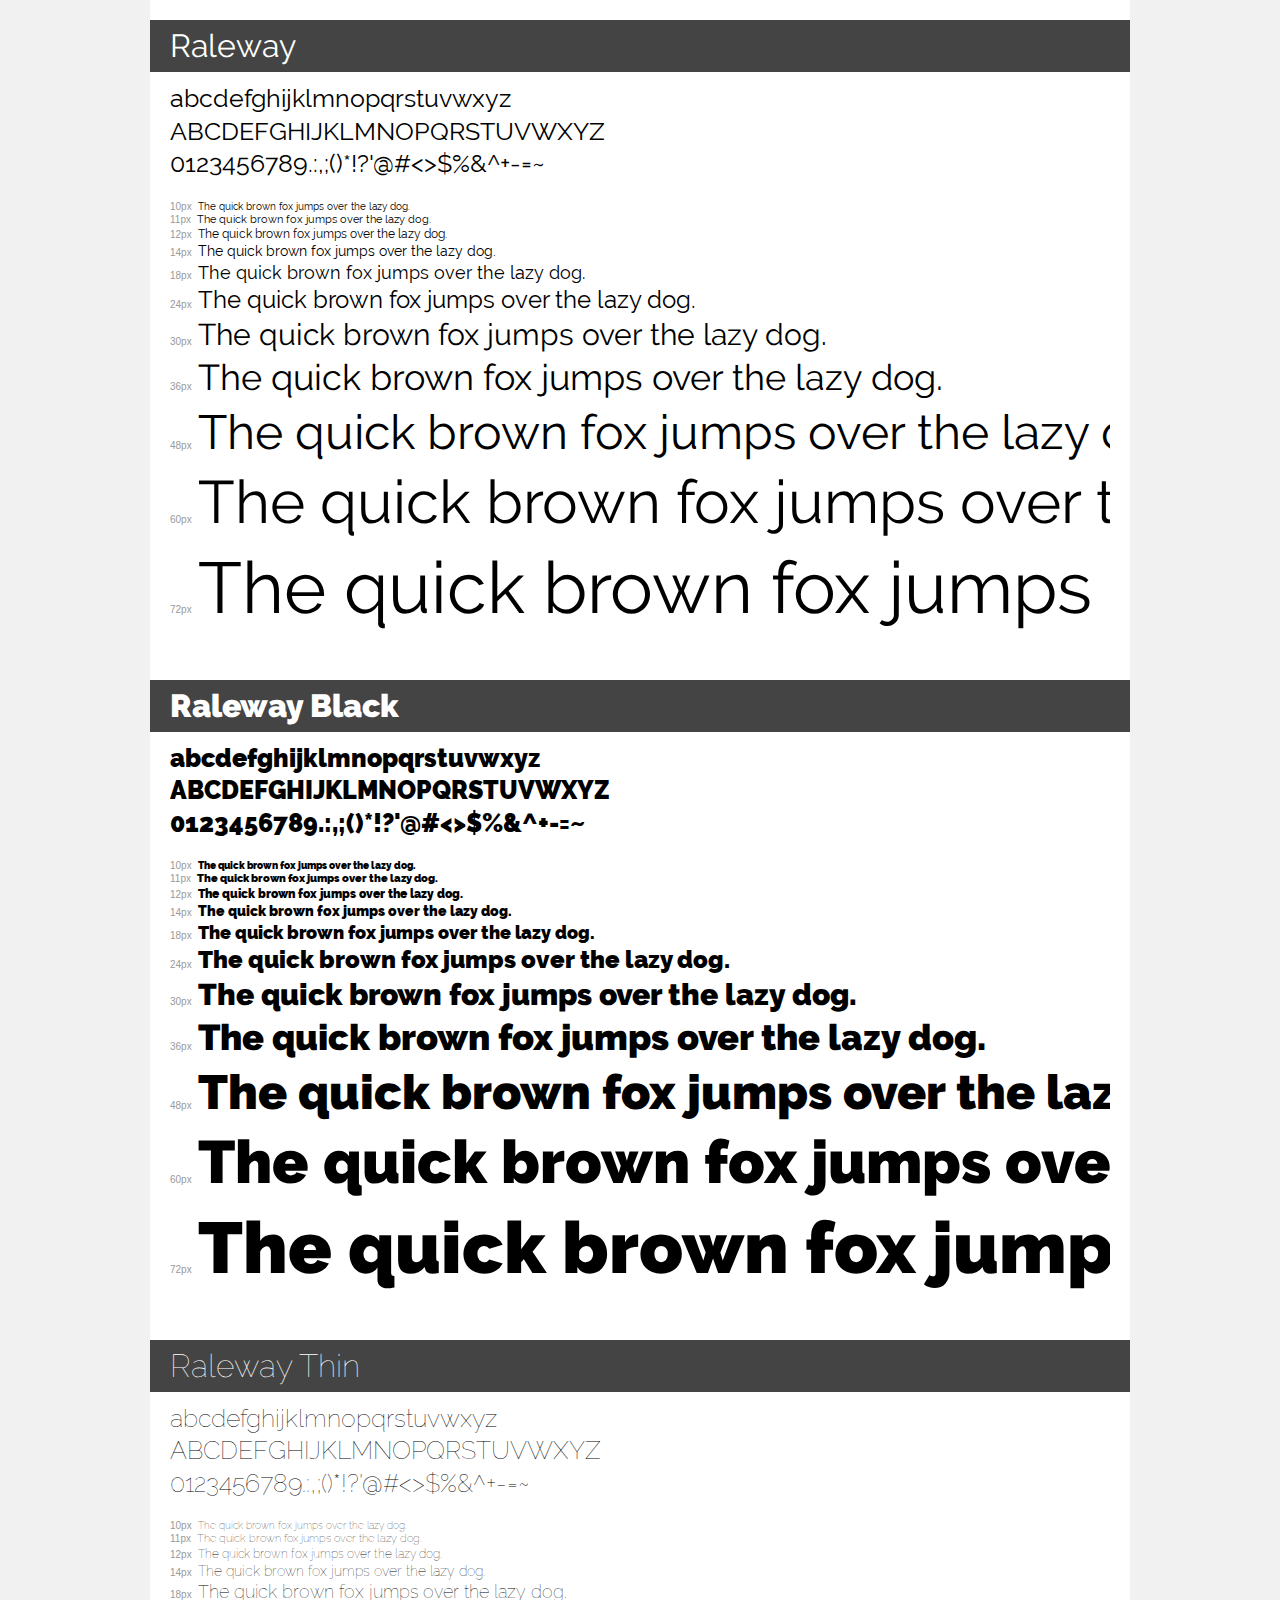
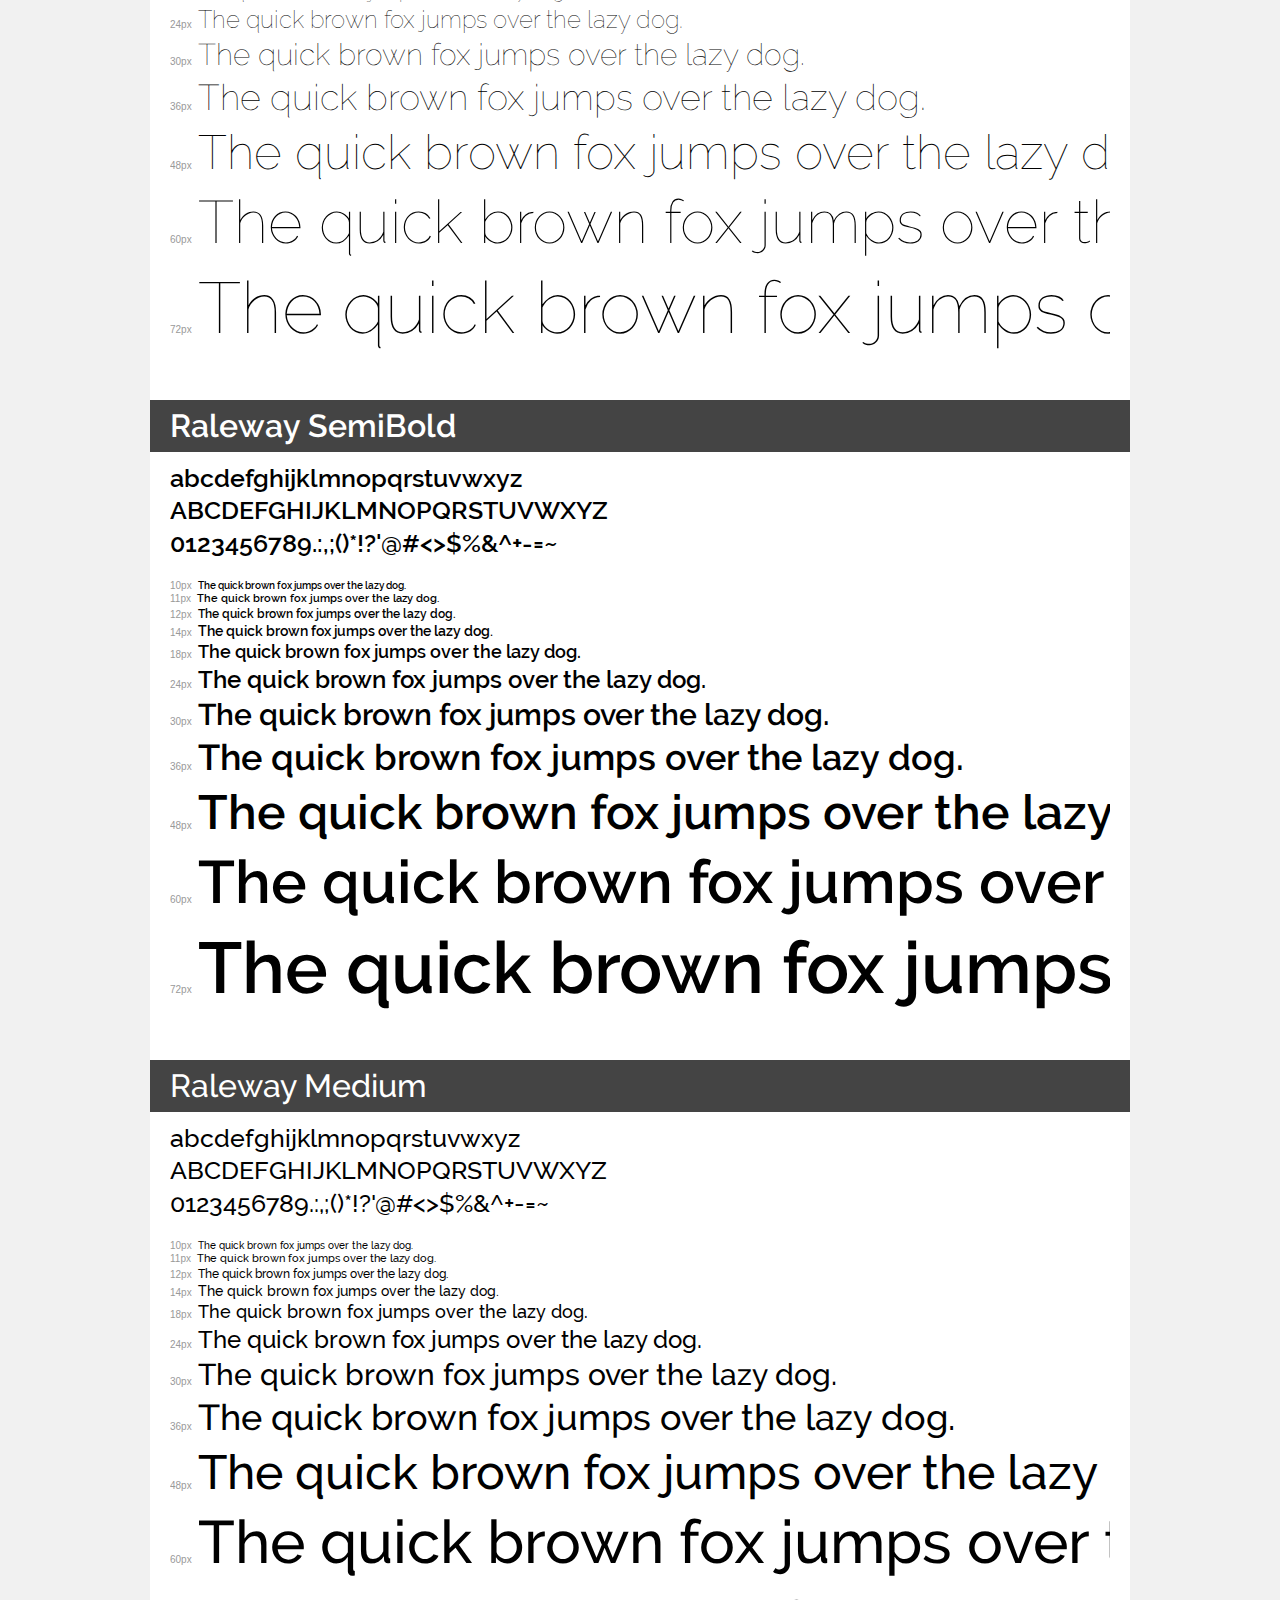
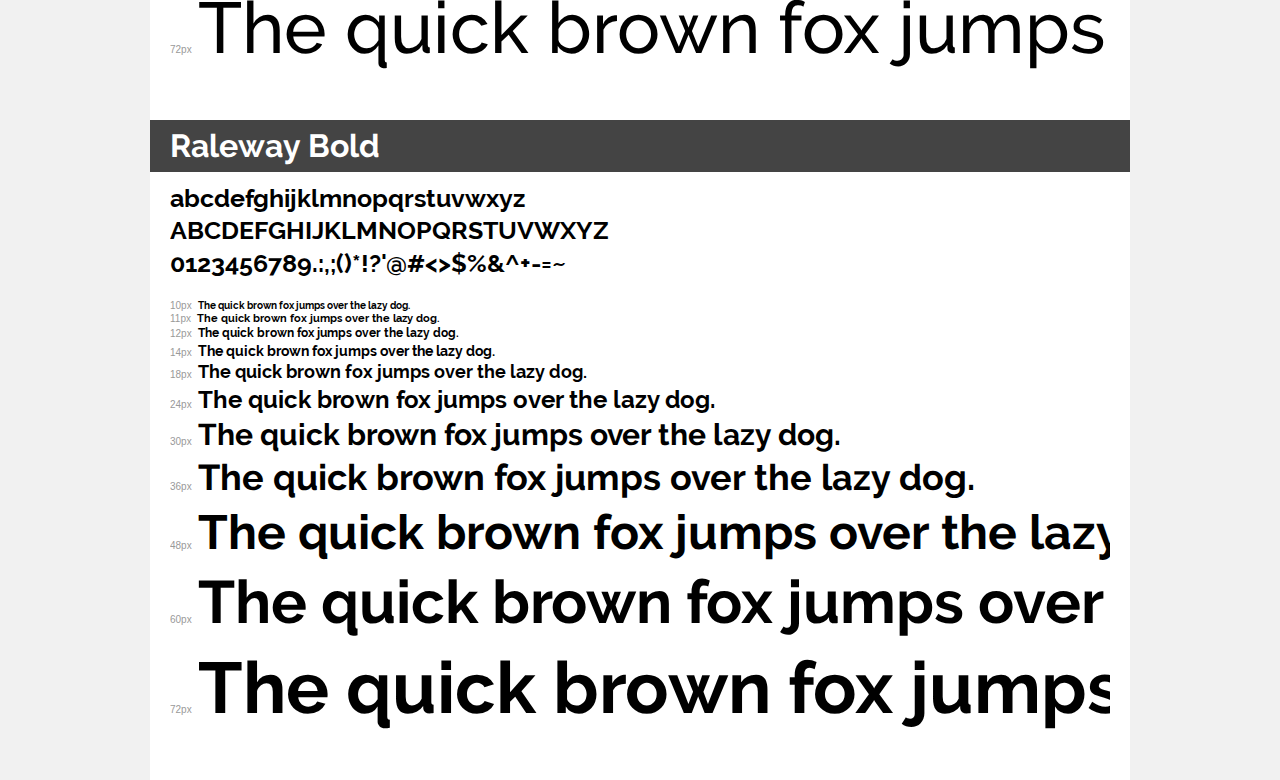
<file: Warsztat/fonts/demo.html>
<!DOCTYPE html>
<html>
<head>
	<meta charset="utf-8">
	<title>Transfonter demo</title>
	<link href="stylesheet.css" rel="stylesheet">
	<style>
		/*
		http://meyerweb.com/eric/tools/css/reset/
		v2.0 | 20110126
		License: none (public domain)
		*/
		html, body, div, span, applet, object, iframe,
		h1, h2, h3, h4, h5, h6, p, blockquote, pre,
		a, abbr, acronym, address, big, cite, code,
		del, dfn, em, img, ins, kbd, q, s, samp,
		small, strike, strong, sub, sup, tt, var,
		b, u, i, center,
		dl, dt, dd, ol, ul, li,
		fieldset, form, label, legend,
		table, caption, tbody, tfoot, thead, tr, th, td,
		article, aside, canvas, details, embed,
		figure, figcaption, footer, header, hgroup,
		menu, nav, output, ruby, section, summary,
		time, mark, audio, video {
			margin: 0;
			padding: 0;
			border: 0;
			font-size: 100%;
			font: inherit;
			vertical-align: baseline;
		}
		/* HTML5 display-role reset for older browsers */
		article, aside, details, figcaption, figure,
		footer, header, hgroup, menu, nav, section {
			display: block;
		}
		body {
			line-height: 1;
		}
		ol, ul {
			list-style: none;
		}
		blockquote, q {
			quotes: none;
		}
		blockquote:before, blockquote:after,
		q:before, q:after {
			content: '';
			content: none;
		}
		table {
			border-collapse: collapse;
			border-spacing: 0;
		}
		/* common styles */
		body {
			background: #f1f1f1;
			color: #000;
		}
		.page {
			background: #fff;
			width: 940px;
			margin: 0 auto;
			padding: 20px 20px 0 20px;
			overflow: hidden;
		}
		.font-container {
			overflow-x: auto;
			overflow-y: hidden;
			margin-bottom: 40px;
			line-height: 1.3;
			white-space: nowrap;
			padding-bottom: 5px;
		}
		h1 {
			position: relative;
			background: #444;
			font-size: 32px;
			color: #fff;
			padding: 10px 20px;
			margin: 0 -20px 10px -20px;
		}
		.letters {
			font-size: 25px;
			margin-bottom: 20px;
		}
		.s10:before {
			content: '10px';
		}
		.s11:before {
			content: '11px';
		}
		.s12:before {
			content: '12px';
		}
		.s14:before {
			content: '14px';
		}
		.s18:before {
			content: '18px';
		}
		.s24:before {
			content: '24px';
		}
		.s30:before {
			content: '30px';
		}
		.s36:before {
			content: '36px';
		}
		.s48:before {
			content: '48px';
		}
		.s60:before {
			content: '60px';
		}
		.s72:before {
			content: '72px';
		}
		.s10:before, .s11:before, .s12:before, .s14:before,
		.s18:before, .s24:before, .s30:before, .s36:before,
		.s48:before, .s60:before, .s72:before {
			font-family: Arial, sans-serif;
			font-size: 10px;
			font-weight: normal;
			font-style: normal;
			color: #999;
			padding-right: 6px;
		}
		/* fonts demo styles */
		.demo-0 {
			font-family: 'Raleway';
			font-weight: normal;
			font-style: normal;
		}
		.demo-1 {
			font-family: 'Raleway';
			font-weight: 900;
			font-style: normal;
		}
		.demo-2 {
			font-family: 'Raleway';
			font-weight: 100;
			font-style: normal;
		}
		.demo-3 {
			font-family: 'Raleway';
			font-weight: 600;
			font-style: normal;
		}
		.demo-4 {
			font-family: 'Raleway';
			font-weight: 500;
			font-style: normal;
		}
		.demo-5 {
			font-family: 'Raleway';
			font-weight: bold;
			font-style: normal;
		}
	</style>
</head>
<body>
<div class="page">
	<div class="demo-0">
		<h1>Raleway</h1>
		<div class="font-container">
			<p class="letters">
				abcdefghijklmnopqrstuvwxyz <br />
				ABCDEFGHIJKLMNOPQRSTUVWXYZ <br />				0123456789.:,;()*!?'@#<>$%&^+-=~
			</p>
			<p class="s10" style="font-size: 10px;">The quick brown fox jumps over the lazy dog.</p>
			<p class="s11" style="font-size: 11px;">The quick brown fox jumps over the lazy dog.</p>
			<p class="s12" style="font-size: 12px;">The quick brown fox jumps over the lazy dog.</p>
			<p class="s14" style="font-size: 14px;">The quick brown fox jumps over the lazy dog.</p>
			<p class="s18" style="font-size: 18px;">The quick brown fox jumps over the lazy dog.</p>
			<p class="s24" style="font-size: 24px;">The quick brown fox jumps over the lazy dog.</p>
			<p class="s30" style="font-size: 30px;">The quick brown fox jumps over the lazy dog.</p>
			<p class="s36" style="font-size: 36px;">The quick brown fox jumps over the lazy dog.</p>
			<p class="s48" style="font-size: 48px;">The quick brown fox jumps over the lazy dog.</p>
			<p class="s60" style="font-size: 60px;">The quick brown fox jumps over the lazy dog.</p>
			<p class="s72" style="font-size: 72px;">The quick brown fox jumps over the lazy dog.</p>
		</div>
	</div>
	<div class="demo-1">
		<h1>Raleway Black</h1>
		<div class="font-container">
			<p class="letters">
				abcdefghijklmnopqrstuvwxyz <br />
				ABCDEFGHIJKLMNOPQRSTUVWXYZ <br />				0123456789.:,;()*!?'@#<>$%&^+-=~
			</p>
			<p class="s10" style="font-size: 10px;">The quick brown fox jumps over the lazy dog.</p>
			<p class="s11" style="font-size: 11px;">The quick brown fox jumps over the lazy dog.</p>
			<p class="s12" style="font-size: 12px;">The quick brown fox jumps over the lazy dog.</p>
			<p class="s14" style="font-size: 14px;">The quick brown fox jumps over the lazy dog.</p>
			<p class="s18" style="font-size: 18px;">The quick brown fox jumps over the lazy dog.</p>
			<p class="s24" style="font-size: 24px;">The quick brown fox jumps over the lazy dog.</p>
			<p class="s30" style="font-size: 30px;">The quick brown fox jumps over the lazy dog.</p>
			<p class="s36" style="font-size: 36px;">The quick brown fox jumps over the lazy dog.</p>
			<p class="s48" style="font-size: 48px;">The quick brown fox jumps over the lazy dog.</p>
			<p class="s60" style="font-size: 60px;">The quick brown fox jumps over the lazy dog.</p>
			<p class="s72" style="font-size: 72px;">The quick brown fox jumps over the lazy dog.</p>
		</div>
	</div>
	<div class="demo-2">
		<h1>Raleway Thin</h1>
		<div class="font-container">
			<p class="letters">
				abcdefghijklmnopqrstuvwxyz <br />
				ABCDEFGHIJKLMNOPQRSTUVWXYZ <br />				0123456789.:,;()*!?'@#<>$%&^+-=~
			</p>
			<p class="s10" style="font-size: 10px;">The quick brown fox jumps over the lazy dog.</p>
			<p class="s11" style="font-size: 11px;">The quick brown fox jumps over the lazy dog.</p>
			<p class="s12" style="font-size: 12px;">The quick brown fox jumps over the lazy dog.</p>
			<p class="s14" style="font-size: 14px;">The quick brown fox jumps over the lazy dog.</p>
			<p class="s18" style="font-size: 18px;">The quick brown fox jumps over the lazy dog.</p>
			<p class="s24" style="font-size: 24px;">The quick brown fox jumps over the lazy dog.</p>
			<p class="s30" style="font-size: 30px;">The quick brown fox jumps over the lazy dog.</p>
			<p class="s36" style="font-size: 36px;">The quick brown fox jumps over the lazy dog.</p>
			<p class="s48" style="font-size: 48px;">The quick brown fox jumps over the lazy dog.</p>
			<p class="s60" style="font-size: 60px;">The quick brown fox jumps over the lazy dog.</p>
			<p class="s72" style="font-size: 72px;">The quick brown fox jumps over the lazy dog.</p>
		</div>
	</div>
	<div class="demo-3">
		<h1>Raleway SemiBold</h1>
		<div class="font-container">
			<p class="letters">
				abcdefghijklmnopqrstuvwxyz <br />
				ABCDEFGHIJKLMNOPQRSTUVWXYZ <br />				0123456789.:,;()*!?'@#<>$%&^+-=~
			</p>
			<p class="s10" style="font-size: 10px;">The quick brown fox jumps over the lazy dog.</p>
			<p class="s11" style="font-size: 11px;">The quick brown fox jumps over the lazy dog.</p>
			<p class="s12" style="font-size: 12px;">The quick brown fox jumps over the lazy dog.</p>
			<p class="s14" style="font-size: 14px;">The quick brown fox jumps over the lazy dog.</p>
			<p class="s18" style="font-size: 18px;">The quick brown fox jumps over the lazy dog.</p>
			<p class="s24" style="font-size: 24px;">The quick brown fox jumps over the lazy dog.</p>
			<p class="s30" style="font-size: 30px;">The quick brown fox jumps over the lazy dog.</p>
			<p class="s36" style="font-size: 36px;">The quick brown fox jumps over the lazy dog.</p>
			<p class="s48" style="font-size: 48px;">The quick brown fox jumps over the lazy dog.</p>
			<p class="s60" style="font-size: 60px;">The quick brown fox jumps over the lazy dog.</p>
			<p class="s72" style="font-size: 72px;">The quick brown fox jumps over the lazy dog.</p>
		</div>
	</div>
	<div class="demo-4">
		<h1>Raleway Medium</h1>
		<div class="font-container">
			<p class="letters">
				abcdefghijklmnopqrstuvwxyz <br />
				ABCDEFGHIJKLMNOPQRSTUVWXYZ <br />				0123456789.:,;()*!?'@#<>$%&^+-=~
			</p>
			<p class="s10" style="font-size: 10px;">The quick brown fox jumps over the lazy dog.</p>
			<p class="s11" style="font-size: 11px;">The quick brown fox jumps over the lazy dog.</p>
			<p class="s12" style="font-size: 12px;">The quick brown fox jumps over the lazy dog.</p>
			<p class="s14" style="font-size: 14px;">The quick brown fox jumps over the lazy dog.</p>
			<p class="s18" style="font-size: 18px;">The quick brown fox jumps over the lazy dog.</p>
			<p class="s24" style="font-size: 24px;">The quick brown fox jumps over the lazy dog.</p>
			<p class="s30" style="font-size: 30px;">The quick brown fox jumps over the lazy dog.</p>
			<p class="s36" style="font-size: 36px;">The quick brown fox jumps over the lazy dog.</p>
			<p class="s48" style="font-size: 48px;">The quick brown fox jumps over the lazy dog.</p>
			<p class="s60" style="font-size: 60px;">The quick brown fox jumps over the lazy dog.</p>
			<p class="s72" style="font-size: 72px;">The quick brown fox jumps over the lazy dog.</p>
		</div>
	</div>
	<div class="demo-5">
		<h1>Raleway Bold</h1>
		<div class="font-container">
			<p class="letters">
				abcdefghijklmnopqrstuvwxyz <br />
				ABCDEFGHIJKLMNOPQRSTUVWXYZ <br />				0123456789.:,;()*!?'@#<>$%&^+-=~
			</p>
			<p class="s10" style="font-size: 10px;">The quick brown fox jumps over the lazy dog.</p>
			<p class="s11" style="font-size: 11px;">The quick brown fox jumps over the lazy dog.</p>
			<p class="s12" style="font-size: 12px;">The quick brown fox jumps over the lazy dog.</p>
			<p class="s14" style="font-size: 14px;">The quick brown fox jumps over the lazy dog.</p>
			<p class="s18" style="font-size: 18px;">The quick brown fox jumps over the lazy dog.</p>
			<p class="s24" style="font-size: 24px;">The quick brown fox jumps over the lazy dog.</p>
			<p class="s30" style="font-size: 30px;">The quick brown fox jumps over the lazy dog.</p>
			<p class="s36" style="font-size: 36px;">The quick brown fox jumps over the lazy dog.</p>
			<p class="s48" style="font-size: 48px;">The quick brown fox jumps over the lazy dog.</p>
			<p class="s60" style="font-size: 60px;">The quick brown fox jumps over the lazy dog.</p>
			<p class="s72" style="font-size: 72px;">The quick brown fox jumps over the lazy dog.</p>
		</div>
	</div>
</div>
</body>
</html>
</file>
<file: Warsztat/fonts/stylesheet.css>
/* This stylesheet generated by Transfonter (http://transfonter.org) on December 2, 2016 1:47 PM */

@font-face {
	font-family: 'Raleway';
	src: url('Raleway-Regular.eot');
	src: local('Raleway'), local('Raleway-Regular'),
		url('Raleway-Regular.eot?#iefix') format('embedded-opentype'),
		url('Raleway-Regular.woff2') format('woff2'),
		url('Raleway-Regular.woff') format('woff'),
		url('Raleway-Regular.ttf') format('truetype'),
		url('Raleway-Regular.svg#Raleway-Regular') format('svg');
	font-weight: normal;
	font-style: normal;
}

@font-face {
	font-family: 'Raleway';
	src: url('Raleway-Black.eot');
	src: local('Raleway Black'), local('Raleway-Black'),
		url('Raleway-Black.eot?#iefix') format('embedded-opentype'),
		url('Raleway-Black.woff2') format('woff2'),
		url('Raleway-Black.woff') format('woff'),
		url('Raleway-Black.ttf') format('truetype'),
		url('Raleway-Black.svg#Raleway-Black') format('svg');
	font-weight: 900;
	font-style: normal;
}

@font-face {
	font-family: 'Raleway';
	src: url('Raleway-Thin.eot');
	src: local('Raleway Thin'), local('Raleway-Thin'),
		url('Raleway-Thin.eot?#iefix') format('embedded-opentype'),
		url('Raleway-Thin.woff2') format('woff2'),
		url('Raleway-Thin.woff') format('woff'),
		url('Raleway-Thin.ttf') format('truetype'),
		url('Raleway-Thin.svg#Raleway-Thin') format('svg');
	font-weight: 100;
	font-style: normal;
}

@font-face {
	font-family: 'Raleway';
	src: url('Raleway-SemiBold.eot');
	src: local('Raleway SemiBold'), local('Raleway-SemiBold'),
		url('Raleway-SemiBold.eot?#iefix') format('embedded-opentype'),
		url('Raleway-SemiBold.woff2') format('woff2'),
		url('Raleway-SemiBold.woff') format('woff'),
		url('Raleway-SemiBold.ttf') format('truetype'),
		url('Raleway-SemiBold.svg#Raleway-SemiBold') format('svg');
	font-weight: 600;
	font-style: normal;
}

@font-face {
	font-family: 'Raleway';
	src: url('Raleway-Medium.eot');
	src: local('Raleway Medium'), local('Raleway-Medium'),
		url('Raleway-Medium.eot?#iefix') format('embedded-opentype'),
		url('Raleway-Medium.woff2') format('woff2'),
		url('Raleway-Medium.woff') format('woff'),
		url('Raleway-Medium.ttf') format('truetype'),
		url('Raleway-Medium.svg#Raleway-Medium') format('svg');
	font-weight: 500;
	font-style: normal;
}

@font-face {
	font-family: 'Raleway';
	src: url('Raleway-Bold.eot');
	src: local('Raleway Bold'), local('Raleway-Bold'),
		url('Raleway-Bold.eot?#iefix') format('embedded-opentype'),
		url('Raleway-Bold.woff2') format('woff2'),
		url('Raleway-Bold.woff') format('woff'),
		url('Raleway-Bold.ttf') format('truetype'),
		url('Raleway-Bold.svg#Raleway-Bold') format('svg');
	font-weight: bold;
	font-style: normal;
}
</file>
